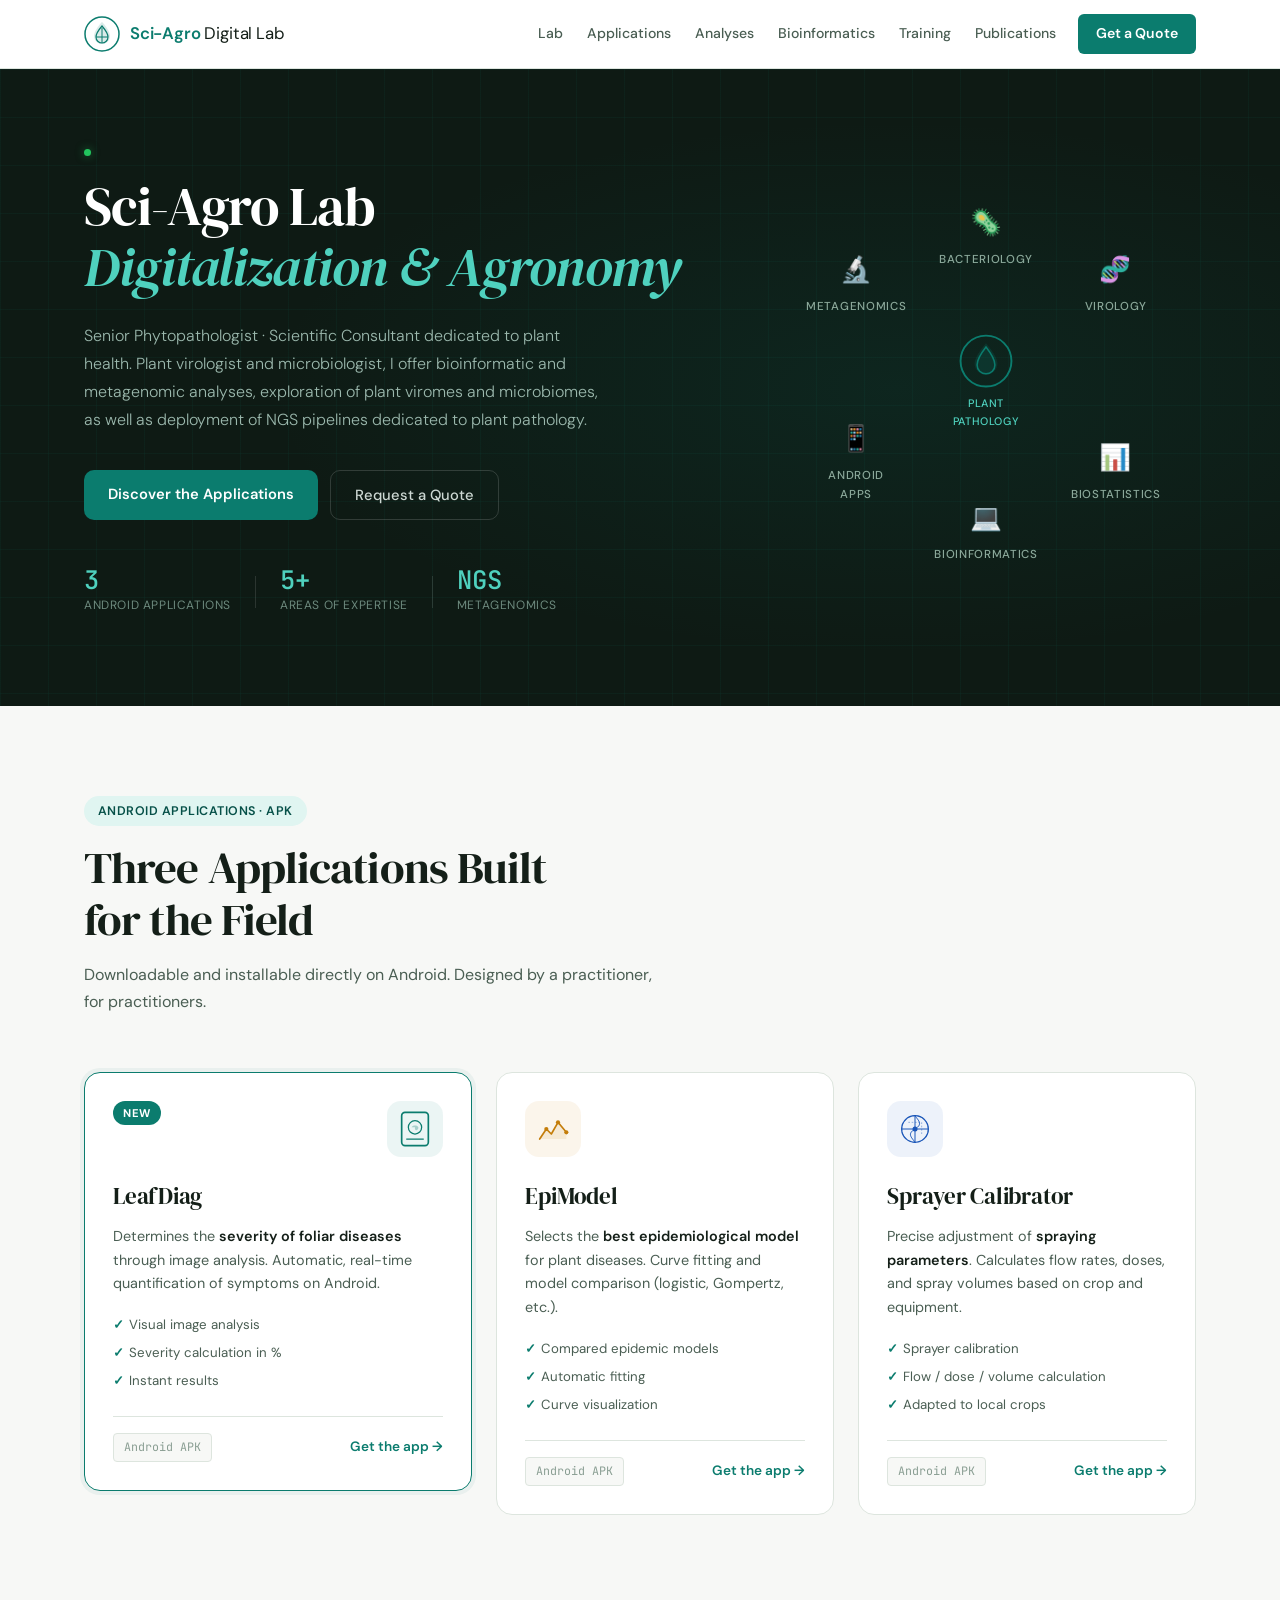
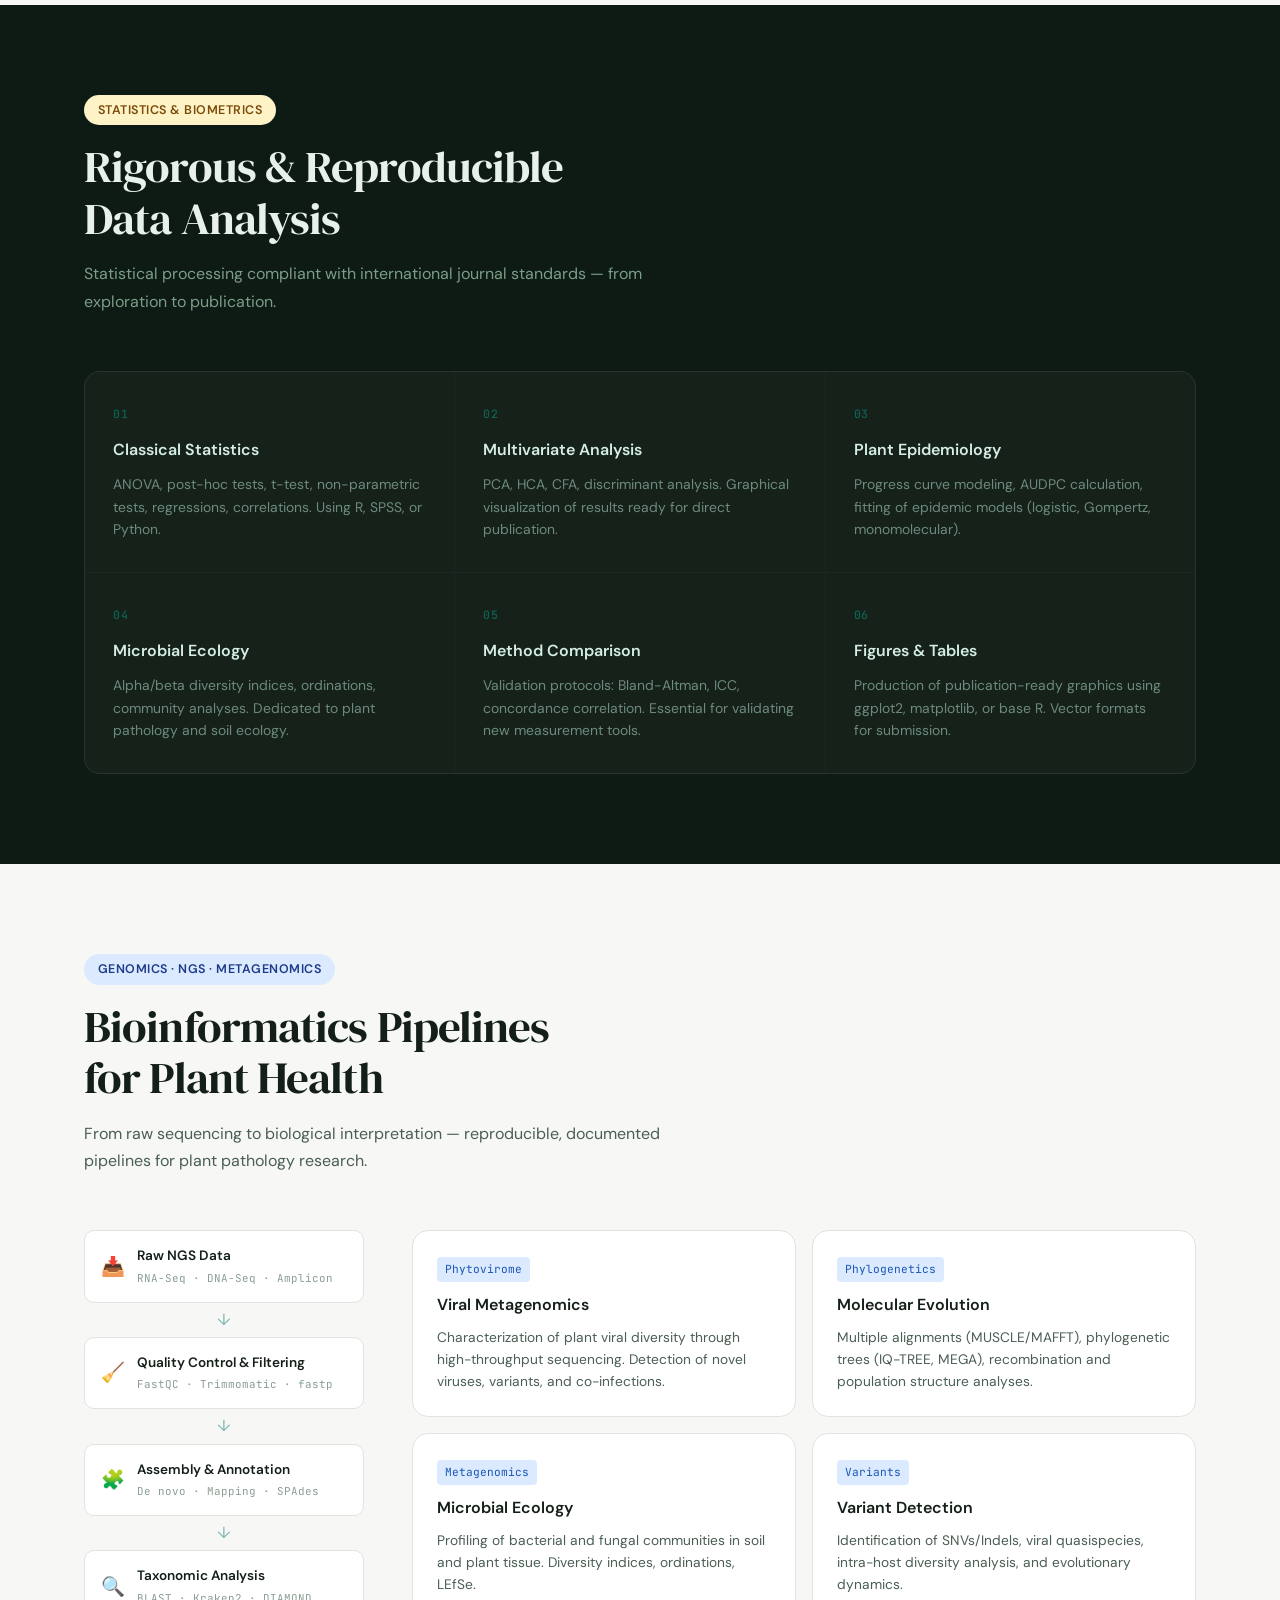
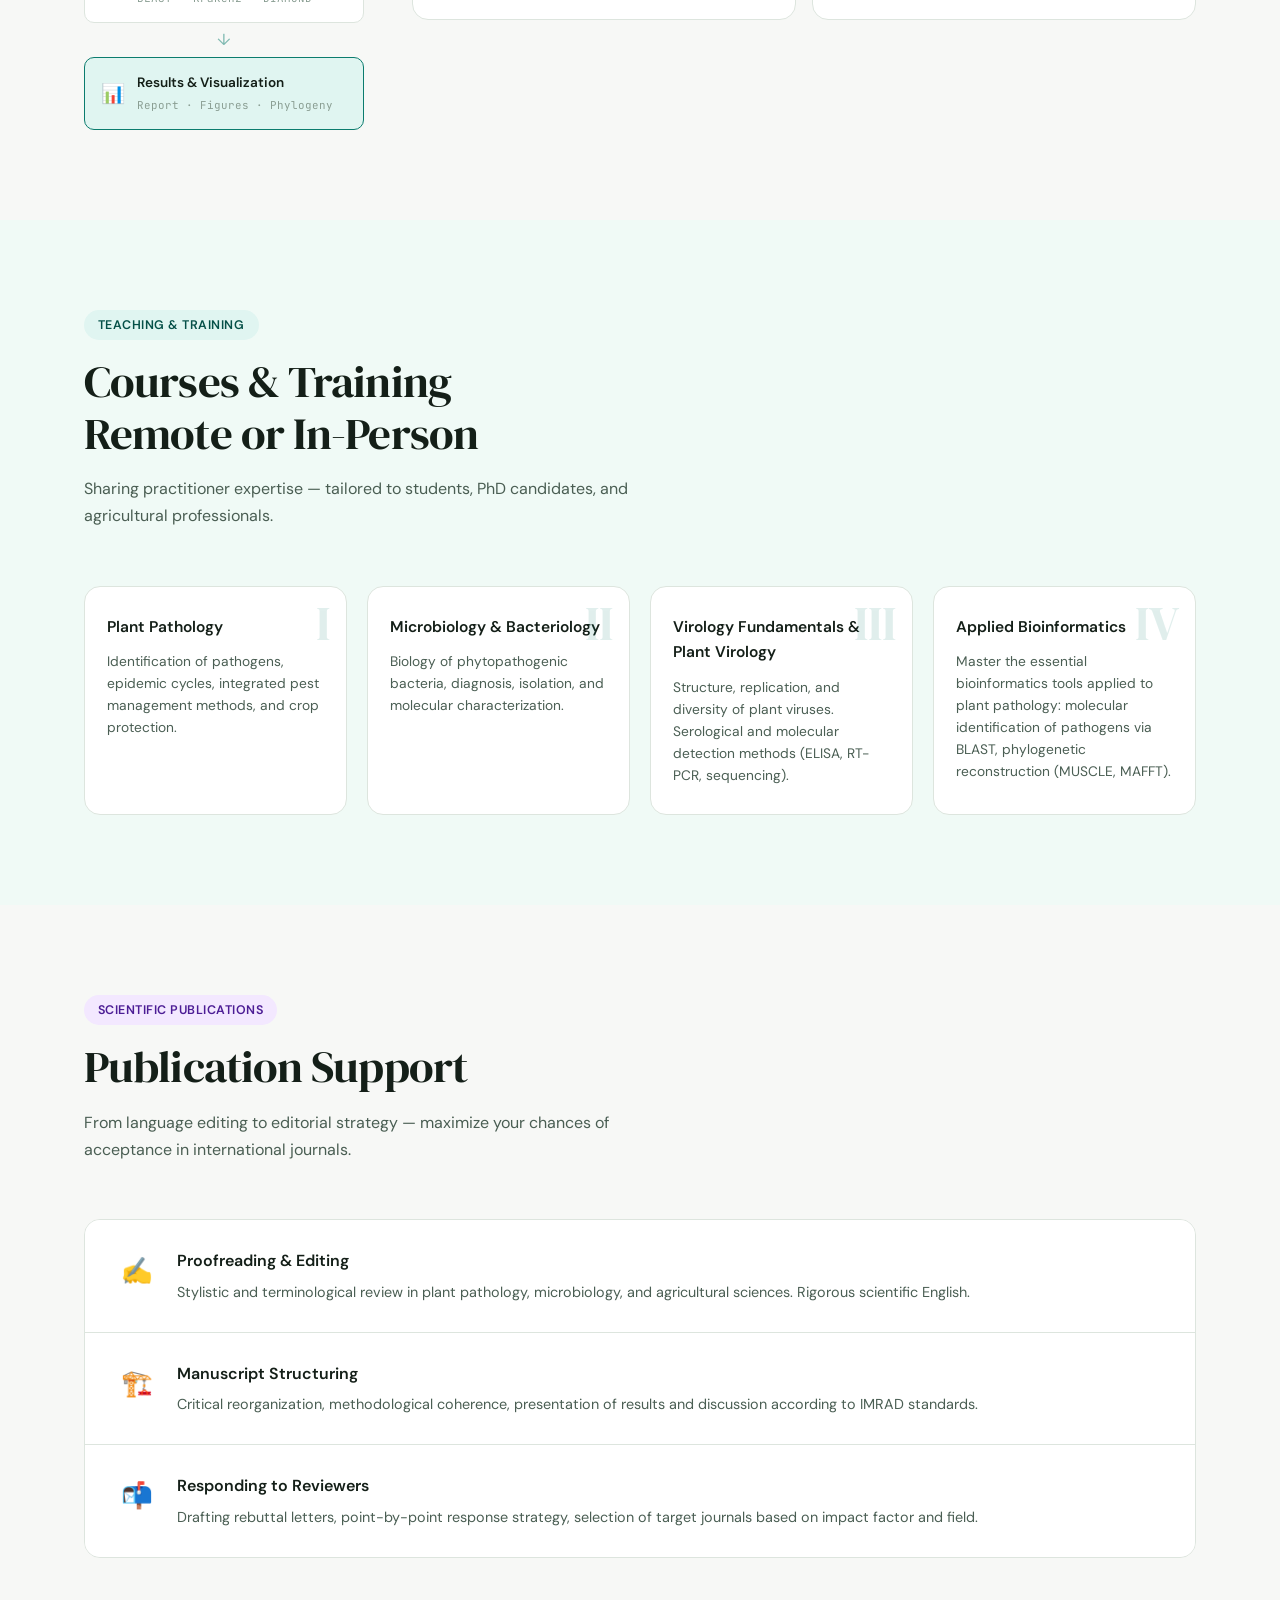
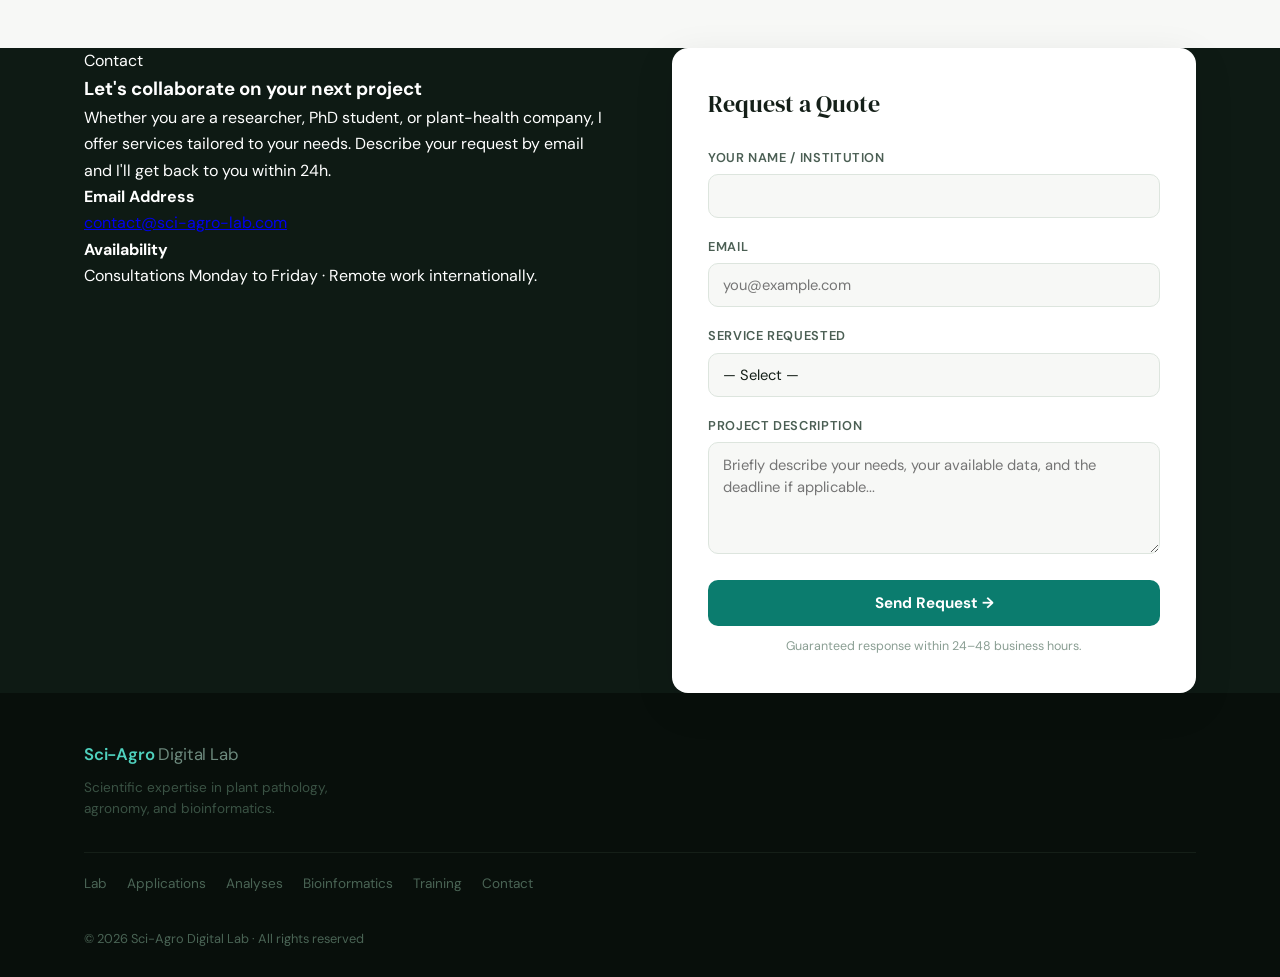
<file: index.html>
<!DOCTYPE html>
<html lang="en">
<head>
    <meta charset="UTF-8">
    <meta name="viewport" content="width=device-width, initial-scale=1.0">
    <title>Sci-Agro Digital Lab | Plant Pathology · Metagenomic Analysis · Applications</title>
    <link rel="preconnect" href="https://fonts.googleapis.com">
    <link rel="preconnect" href="https://fonts.gstatic.com" crossorigin>
    <link href="https://fonts.googleapis.com/css2?family=DM+Serif+Display:ital@0;1&family=DM+Sans:wght@300;400;500;600&family=JetBrains+Mono:wght@400;500&display=swap" rel="stylesheet">
    <link rel="stylesheet" href="style.css">
</head>
<body>

    <!-- Header / Navigation -->
    <header id="top">
        <div class="container nav-inner">
            <a href="#top" class="logo">
                <svg class="logo-icon" viewBox="0 0 36 36" fill="none" xmlns="http://www.w3.org/2000/svg">
                    <circle cx="18" cy="18" r="17" stroke="currentColor" stroke-width="1.5"/>
                    <path d="M18 6 C18 6, 10 14, 10 20 C10 24.4 13.6 28 18 28 C22.4 28 26 24.4 26 20 C26 14 18 6 18 6Z" fill="currentColor" opacity="0.15"/>
                    <path d="M18 10 C18 10, 12 17, 12 21 C12 24.3 14.7 27 18 27 C21.3 27 24 24.3 24 21 C24 17 18 10 18 10Z" stroke="currentColor" stroke-width="1.2" fill="none"/>
                    <line x1="18" y1="12" x2="18" y2="27" stroke="currentColor" stroke-width="1"/>
                    <line x1="12" y1="21" x2="24" y2="21" stroke="currentColor" stroke-width="1"/>
                </svg>
                <span class="logo-text"><strong>Sci-Agro</strong> Digital Lab</span>
            </a>
            <nav class="main-nav">
                <a href="#about">Lab</a>
                <a href="#apps">Applications</a>
                <a href="#analyses">Analyses</a>
                <a href="#bioinfo">Bioinformatics</a>
                <a href="#formation">Training</a>
                <a href="#services">Publications</a>
                <a href="#contact" class="btn-nav">Get a Quote</a>
            </nav>
            <button class="burger" aria-label="Menu" onclick="document.querySelector('.main-nav').classList.toggle('open')">
                <span></span><span></span><span></span>
            </button>
        </div>
    </header>

    <!-- Hero Section -->
    <section class="hero" id="about">
        <div class="hero-bg-grid"></div>
        <div class="container hero-inner">
            <div class="hero-left">
                <div class="hero-eyebrow">
                    <span class="dot dot-green"></span>
                    <span> </span>
                </div>
                <h1>
                    Sci-Agro Lab<br>
                    <em>Digitalization & Agronomy</em>
                </h1>
                <p class="hero-lead">
                    Senior Phytopathologist · Scientific Consultant dedicated to plant health.
                    Plant virologist and microbiologist, I offer bioinformatic and metagenomic analyses, exploration of plant viromes and microbiomes, as well as deployment of NGS pipelines dedicated to plant pathology.
                </p>
                <div class="hero-cta">
                    <a href="#apps" class="btn-primary">Discover the Applications</a>
                    <a href="#contact" class="btn-ghost">Request a Quote</a>
                </div>
                <div class="hero-stats">
                    <div class="stat">
                        <span class="stat-num">3</span>
                        <span class="stat-label">Android Applications</span>
                    </div>
                    <div class="stat-sep"></div>
                    <div class="stat">
                        <span class="stat-num">5+</span>
                        <span class="stat-label">Areas of Expertise</span>
                    </div>
                    <div class="stat-sep"></div>
                    <div class="stat">
                        <span class="stat-num">NGS</span>
                        <span class="stat-label">Metagenomics</span>
                    </div>
                </div>
            </div>
            <div class="hero-right">
                <div class="expertise-map">
                    <div class="exp-node exp-center">
                        <svg viewBox="0 0 44 44" fill="none">
                            <circle cx="22" cy="22" r="20" stroke="var(--teal)" stroke-width="1.5"/>
                            <path d="M22 8 C22 8,13 18,13 24 C13 28.9 17.1 33 22 33 C26.9 33 31 28.9 31 24 C31 18 22 8 22 8Z" fill="var(--teal)" opacity="0.2"/>
                            <path d="M22 11 C22 11,15 20,15 25 C15 28.9 18.1 32 22 32 C25.9 32 29 28.9 29 25 C29 20 22 11 22 11Z" stroke="var(--teal)" stroke-width="1.2" fill="none"/>
                        </svg>
                        <span>Plant Pathology</span>
                    </div>
                    <div class="exp-node" style="--dx:0;--dy:-1">
                        <span class="exp-icon">🦠</span>
                        <span>Bacteriology</span>
                    </div>
                    <div class="exp-node" style="--dx:1;--dy:-0.4">
                        <span class="exp-icon">🧬</span>
                        <span>Virology</span>
                    </div>
                    <div class="exp-node" style="--dx:1;--dy:0.6">
                        <span class="exp-icon">📊</span>
                        <span>Biostatistics</span>
                    </div>
                    <div class="exp-node" style="--dx:0;--dy:1">
                        <span class="exp-icon">💻</span>
                        <span>Bioinformatics</span>
                    </div>
                    <div class="exp-node" style="--dx:-1;--dy:0.6">
                        <span class="exp-icon">📱</span>
                        <span>Android Apps</span>
                    </div>
                    <div class="exp-node" style="--dx:-1;--dy:-0.4">
                        <span class="exp-icon">🔬</span>
                        <span>Metagenomics</span>
                    </div>
                </div>
            </div>
        </div>
    </section>

    <!-- Applications Section -->
    <section id="apps" class="section-pad">
        <div class="container">
            <div class="section-label">
                <span class="pill pill-teal">Android Applications · APK</span>
            </div>
            <h2 class="section-title">Three Applications Built<br>for the Field</h2>
            <p class="section-sub">Downloadable and installable directly on Android. Designed by a practitioner, for practitioners.</p>

            <div class="apps-grid">
                <!-- LeafDiag -->
                <div class="app-card app-featured">
                    <div class="app-card-top">
                        <div class="app-badge">New</div>
                        <div class="app-icon-wrap teal-bg">
                            <svg viewBox="0 0 48 48" fill="none" width="40" height="40">
                                <rect x="8" y="4" width="32" height="40" rx="4" stroke="var(--teal)" stroke-width="2"/>
                                <circle cx="24" cy="22" r="8" stroke="var(--teal)" stroke-width="1.5"/>
                                <path d="M20 22 C21 19, 27 19, 28 22 C29 25, 23 28, 24 22" fill="var(--teal)" opacity="0.3"/>
                                <line x1="14" y1="36" x2="34" y2="36" stroke="var(--teal)" stroke-width="1.5" stroke-linecap="round"/>
                            </svg>
                        </div>
                    </div>
                    <h3>LeafDiag</h3>
                    <p>Determines the <strong>severity of foliar diseases</strong> through image analysis. Automatic, real-time quantification of symptoms on Android.</p>
                    <ul class="app-features">
                        <li>Visual image analysis</li>
                        <li>Severity calculation in %</li>
                        <li>Instant results</li>
                    </ul>
                    <div class="app-footer">
                        <span class="tech-tag">Android APK</span>
                        <a href="#contact" class="btn-app">Get the app →</a>
                    </div>
                </div>

                <!-- EpiModel -->
                <div class="app-card">
                    <div class="app-card-top">
                        <div class="app-icon-wrap amber-bg">
                            <svg viewBox="0 0 48 48" fill="none" width="40" height="40">
                                <path d="M8 36 L16 24 L22 30 L30 16 L40 28" stroke="var(--amber)" stroke-width="2" stroke-linecap="round" stroke-linejoin="round" fill="none"/>
                                <circle cx="16" cy="24" r="2.5" fill="var(--amber)"/>
                                <circle cx="30" cy="16" r="2.5" fill="var(--amber)"/>
                                <circle cx="40" cy="28" r="2.5" fill="var(--amber)"/>
                                <path d="M8 36 L16 24 L22 30 L30 16 L40 28 L40 36 L8 36Z" fill="var(--amber)" opacity="0.1"/>
                            </svg>
                        </div>
                    </div>
                    <h3>EpiModel</h3>
                    <p>Selects the <strong>best epidemiological model</strong> for plant diseases. Curve fitting and model comparison (logistic, Gompertz, etc.).</p>
                    <ul class="app-features">
                        <li>Compared epidemic models</li>
                        <li>Automatic fitting</li>
                        <li>Curve visualization</li>
                    </ul>
                    <div class="app-footer">
                        <span class="tech-tag">Android APK</span>
                        <a href="#contact" class="btn-app">Get the app →</a>
                    </div>
                </div>

                <!-- Sprayer Calibrator -->
                <div class="app-card">
                    <div class="app-card-top">
                        <div class="app-icon-wrap blue-bg">
                            <svg viewBox="0 0 48 48" fill="none" width="40" height="40">
                                <circle cx="24" cy="24" r="16" stroke="var(--blue)" stroke-width="1.5"/>
                                <circle cx="24" cy="24" r="16" stroke="var(--blue)" stroke-width="1.5" stroke-dasharray="4 2" opacity="0.4"/>
                                <line x1="24" y1="8" x2="24" y2="40" stroke="var(--blue)" stroke-width="1.2"/>
                                <line x1="8" y1="24" x2="40" y2="24" stroke="var(--blue)" stroke-width="1.2"/>
                                <path d="M24 8 C28 14, 34 18, 24 24 C14 30, 20 34, 24 40" stroke="var(--blue)" stroke-width="1.2" fill="none"/>
                                <circle cx="24" cy="24" r="3" fill="var(--blue)"/>
                                <path d="M16 16 L32 16 L32 32" stroke="var(--blue)" stroke-width="1" stroke-dasharray="2 2" opacity="0.5"/>
                            </svg>
                        </div>
                    </div>
                    <h3>Sprayer Calibrator</h3>
                    <p>Precise adjustment of <strong>spraying parameters</strong>. Calculates flow rates, doses, and spray volumes based on crop and equipment.</p>
                    <ul class="app-features">
                        <li>Sprayer calibration</li>
                        <li>Flow / dose / volume calculation</li>
                        <li>Adapted to local crops</li>
                    </ul>
                    <div class="app-footer">
                        <span class="tech-tag">Android APK</span>
                        <a href="#contact" class="btn-app">Get the app →</a>
                    </div>
                </div>
            </div>
        </div>
    </section>

    <!-- Analyses Section -->
    <section id="analyses" class="section-pad bg-dark-section">
        <div class="container">
            <div class="section-label">
                <span class="pill pill-amber">Statistics & Biometrics</span>
            </div>
            <h2 class="section-title light">Rigorous & Reproducible<br>Data Analysis</h2>
            <p class="section-sub light">Statistical processing compliant with international journal standards — from exploration to publication.</p>

            <div class="analyses-grid">
                <div class="analysis-block">
                    <div class="analysis-num">01</div>
                    <h4>Classical Statistics</h4>
                    <p>ANOVA, post-hoc tests, t-test, non-parametric tests, regressions, correlations. Using R, SPSS, or Python.</p>
                </div>
                <div class="analysis-block">
                    <div class="analysis-num">02</div>
                    <h4>Multivariate Analysis</h4>
                    <p>PCA, HCA, CFA, discriminant analysis. Graphical visualization of results ready for direct publication.</p>
                </div>
                <div class="analysis-block">
                    <div class="analysis-num">03</div>
                    <h4>Plant Epidemiology</h4>
                    <p>Progress curve modeling, AUDPC calculation, fitting of epidemic models (logistic, Gompertz, monomolecular).</p>
                </div>
                <div class="analysis-block">
                    <div class="analysis-num">04</div>
                    <h4>Microbial Ecology</h4>
                    <p>Alpha/beta diversity indices, ordinations, community analyses. Dedicated to plant pathology and soil ecology.</p>
                </div>
                <div class="analysis-block">
                    <div class="analysis-num">05</div>
                    <h4>Method Comparison</h4>
                    <p>Validation protocols: Bland-Altman, ICC, concordance correlation. Essential for validating new measurement tools.</p>
                </div>
                <div class="analysis-block">
                    <div class="analysis-num">06</div>
                    <h4>Figures & Tables</h4>
                    <p>Production of publication-ready graphics using ggplot2, matplotlib, or base R. Vector formats for submission.</p>
                </div>
            </div>
        </div>
    </section>

    <!-- Bioinformatics Section -->
    <section id="bioinfo" class="section-pad">
        <div class="container">
            <div class="section-label">
                <span class="pill pill-blue">Genomics · NGS · Metagenomics</span>
            </div>
            <h2 class="section-title">Bioinformatics Pipelines<br>for Plant Health</h2>
            <p class="section-sub">From raw sequencing to biological interpretation — reproducible, documented pipelines for plant pathology research.</p>

            <div class="bioinfo-layout">
                <div class="pipeline-flow">
                    <div class="pipe-step">
                        <div class="pipe-icon">📥</div>
                        <div class="pipe-text">
                            <strong>Raw NGS Data</strong>
                            <span>RNA-Seq · DNA-Seq · Amplicon</span>
                        </div>
                    </div>
                    <div class="pipe-arrow">↓</div>
                    <div class="pipe-step">
                        <div class="pipe-icon">🧹</div>
                        <div class="pipe-text">
                            <strong>Quality Control & Filtering</strong>
                            <span>FastQC · Trimmomatic · fastp</span>
                        </div>
                    </div>
                    <div class="pipe-arrow">↓</div>
                    <div class="pipe-step">
                        <div class="pipe-icon">🧩</div>
                        <div class="pipe-text">
                            <strong>Assembly & Annotation</strong>
                            <span>De novo · Mapping · SPAdes</span>
                        </div>
                    </div>
                    <div class="pipe-arrow">↓</div>
                    <div class="pipe-step">
                        <div class="pipe-icon">🔍</div>
                        <div class="pipe-text">
                            <strong>Taxonomic Analysis</strong>
                            <span>BLAST · Kraken2 · DIAMOND</span>
                        </div>
                    </div>
                    <div class="pipe-arrow">↓</div>
                    <div class="pipe-step pipe-final">
                        <div class="pipe-icon">📊</div>
                        <div class="pipe-text">
                            <strong>Results & Visualization</strong>
                            <span>Report · Figures · Phylogeny</span>
                        </div>
                    </div>
                </div>

                <div class="bioinfo-cards">
                    <div class="bio-card">
                        <span class="bio-tag">Phytovirome</span>
                        <h4>Viral Metagenomics</h4>
                        <p>Characterization of plant viral diversity through high-throughput sequencing. Detection of novel viruses, variants, and co-infections.</p>
                    </div>
                    <div class="bio-card">
                        <span class="bio-tag">Phylogenetics</span>
                        <h4>Molecular Evolution</h4>
                        <p>Multiple alignments (MUSCLE/MAFFT), phylogenetic trees (IQ-TREE, MEGA), recombination and population structure analyses.</p>
                    </div>
                    <div class="bio-card">
                        <span class="bio-tag">Metagenomics</span>
                        <h4>Microbial Ecology</h4>
                        <p>Profiling of bacterial and fungal communities in soil and plant tissue. Diversity indices, ordinations, LEfSe.</p>
                    </div>
                    <div class="bio-card">
                        <span class="bio-tag">Variants</span>
                        <h4>Variant Detection</h4>
                        <p>Identification of SNVs/Indels, viral quasispecies, intra-host diversity analysis, and evolutionary dynamics.</p>
                    </div>
                </div>
            </div>
        </div>
    </section>

    <!-- Training Section -->
    <section id="formation" class="section-pad bg-light-green">
        <div class="container">
            <div class="section-label">
                <span class="pill pill-teal">Teaching & Training</span>
            </div>
            <h2 class="section-title">Courses & Training<br>Remote or In-Person</h2>
            <p class="section-sub">Sharing practitioner expertise — tailored to students, PhD candidates, and agricultural professionals.</p>

            <div class="formation-grid">
                <div class="formation-card">
                    <span class="f-num">I</span>
                    <h4>Plant Pathology</h4>
                    <p>Identification of pathogens, epidemic cycles, integrated pest management methods, and crop protection.</p>
                </div>
                <div class="formation-card">
                    <span class="f-num">II</span>
                    <h4>Microbiology & Bacteriology</h4>
                    <p>Biology of phytopathogenic bacteria, diagnosis, isolation, and molecular characterization.</p>
                </div>
                <div class="formation-card">
                    <span class="f-num">III</span>
                    <h4>Virology Fundamentals & Plant Virology</h4>
                    <p>Structure, replication, and diversity of plant viruses. Serological and molecular detection methods (ELISA, RT-PCR, sequencing).</p>
                </div>
                <div class="formation-card">
                    <span class="f-num">IV</span>
                    <h4>Applied Bioinformatics</h4>
                    <p>Master the essential bioinformatics tools applied to plant pathology: molecular identification of pathogens via BLAST, phylogenetic reconstruction (MUSCLE, MAFFT).</p>
                </div>
            </div>
        </div>
    </section>

    <!-- Scientific Support Section -->
    <section id="services" class="section-pad">
        <div class="container">
            <div class="section-label">
                <span class="pill pill-purple">Scientific Publications</span>
            </div>
            <h2 class="section-title">Publication Support</h2>
            <p class="section-sub">From language editing to editorial strategy — maximize your chances of acceptance in international journals.</p>

            <div class="services-row">
                <div class="service-item">
                    <div class="service-icon">✍️</div>
                    <div>
                        <h4>Proofreading & Editing</h4>
                        <p>Stylistic and terminological review in plant pathology, microbiology, and agricultural sciences. Rigorous scientific English.</p>
                    </div>
                </div>
                <div class="service-item">
                    <div class="service-icon">🏗️</div>
                    <div>
                        <h4>Manuscript Structuring</h4>
                        <p>Critical reorganization, methodological coherence, presentation of results and discussion according to IMRAD standards.</p>
                    </div>
                </div>
                <div class="service-item">
                    <div class="service-icon">📬</div>
                    <div>
                        <h4>Responding to Reviewers</h4>
                        <p>Drafting rebuttal letters, point-by-point response strategy, selection of target journals based on impact factor and field.</p>
                    </div>
                </div>
            </div>
        </div>
    </section>

    <!-- Contact Section -->
    <section id="contact" class="contact-section">
        <div class="container">
            <div class="contact-grid">
                <div class="contact-info">
                    <span class="badge badge-teal">Contact</span>
                    <h3>Let's collaborate on your next project</h3>
                    <p class="lead">Whether you are a researcher, PhD student, or plant-health company, I offer services tailored to your needs. Describe your request by email and I'll get back to you within 24h.</p>
                    
                    <div class="contact-details">
                        <div class="detail-item">
                            <strong>Email Address</strong>
                            <p><a href="mailto:contact@sci-agro-lab.com">contact@sci-agro-lab.com</a></p>
                        </div>
                        <div class="detail-item">
                            <strong>Availability</strong>
                            <p>Consultations Monday to Friday · Remote work internationally.</p>
                        </div>
                    </div>
                </div>

                <!-- Card containing the form or the success message -->
                <div class="contact-card" id="contact-card-container">
                    
                    <!-- FORM -->
                    <form id="my-form" action="https://formspree.io/f/mrevgbpj" method="POST">
                        <h4>Request a Quote</h4>
                        
                        <div class="form-group">
                            <label>Your name / institution</label>
                            <input type="text" name="nom_institution" placeholder=" " required>
                        </div>
                        
                        <div class="form-group">
                            <label>Email</label>
                            <input type="email" name="email" placeholder="you@example.com" required>
                        </div>
                        
                        <div class="form-group">
                            <label>Service requested</label>
                            <select name="service" required>
                                <option value="">— Select —</option>
                                <option value="LeafDiag (APK)">LeafDiag (Android APK)</option>
                                <option value="EpiModel (APK)">EpiModel (Android APK)</option>
                                <option value="Sprayer Calibrator (APK)">Sprayer Calibrator (Android APK)</option>
                                <option value="Analyse statistique">Statistical analysis (R)</option>
                                <option value="Pipeline bioinformatique">Bioinformatics pipeline</option>
                                <option value="Formation / Cours">Training / Courses</option>
                                <option value="Relecture manuscrit">Manuscript proofreading</option>
                                <option value="Autre / Sur-mesure">Other / Custom</option>
                            </select>
                        </div>
                        
                        <div class="form-group">
                            <label>Project description</label>
                            <textarea name="message" rows="4" placeholder="Briefly describe your needs, your available data, and the deadline if applicable..." required></textarea>
                        </div>
                        
                        <button type="submit" id="submit-btn" class="btn-submit">Send Request →</button>
                        
                        <p class="form-note">Guaranteed response within 24–48 business hours.</p>
                    </form>

                    <!-- SUCCESS MESSAGE (hidden by default) -->
                    <div id="success-message" style="display: none; text-align: center; padding: 40px 20px;">
                        <div style="font-size: 3.5rem; margin-bottom: 20px;">✉️</div>
                        <h4 style="margin-bottom: 15px; color: var(--teal);">Thank you for your message!</h4>
                        <p style="color: var(--text-2); line-height: 1.6; margin-bottom: 25px;">
                            Your quote request has been successfully sent to the lab,<br>
                            and I will get back to you with a detailed proposal within 24 to 48 business hours.
                        </p>
                        <span class="badge badge-teal" style="display: inline-block;">Sci-Agro Digital Lab</span>
                    </div>

                    <!-- ERROR MESSAGE (hidden by default, in case of a network issue) -->
                    <div id="error-message" style="display: none; text-align: center; padding: 20px; color: #dc3545;">
                        ⚠️ An error occurred while sending. Please check your connection or email me directly.
                    </div>

                </div>
            </div>
        </div>
    </section>

    <!-- JAVASCRIPT (leave just before the section close or at the bottom of the page) -->
    <script>
        const form = document.getElementById("my-form");
        const formContainer = document.getElementById("my-form");
        const successMessage = document.getElementById("success-message");
        const errorMessage = document.getElementById("error-message");
        const submitBtn = document.getElementById("submit-btn");

        async function handleSubmit(event) {
            event.preventDefault(); // Prevent redirect to the external Formspree site
            
            // Change button state while sending
            submitBtn.disabled = true;
            submitBtn.innerText = "Sending...";

            const data = new FormData(event.target);
            
            // Asynchronous data submission
            fetch(event.target.action, {
                method: form.method,
                body: data,
                headers: {
                    'Accept': 'application/json'
                }
            }).then(response => {
                if (response.ok) {
                    // On success: hide the form and show the success message
                    formContainer.style.display = "none";
                    successMessage.style.display = "block";
                    errorMessage.style.display = "none";
                } else {
                    response.json().then(data => {
                        if (Object.hasOwn(data, 'errors')) {
                            errorMessage.innerText = data["errors"].map(error => error["message"]).join(", ");
                        } else {
                            errorMessage.innerText = "An error occurred while sending. Please reach out by email instead.";
                        }
                        errorMessage.style.display = "block";
                        submitBtn.disabled = false;
                        submitBtn.innerText = "Send Request →";
                    });
                }
            }).catch(error => {
                errorMessage.style.display = "block";
                submitBtn.disabled = false;
                submitBtn.innerText = "Send Request →";
            });
        }
        
        form.addEventListener("submit", handleSubmit);
    </script>
    <!-- Footer -->
    <footer>
        <div class="container footer-inner">
            <div class="footer-brand">
                <span class="logo-text"><strong>Sci-Agro</strong> Digital Lab</span>
                <p>Scientific expertise in plant pathology,<br>agronomy, and bioinformatics.</p>
            </div>
            <div class="footer-links">
                <a href="#about">Lab</a>
                <a href="#apps">Applications</a>
                <a href="#analyses">Analyses</a>
                <a href="#bioinfo">Bioinformatics</a>
                <a href="#formation">Training</a>
                <a href="#contact">Contact</a>
            </div>
            <div class="footer-bottom">
                <p>&copy; 2026 Sci-Agro Digital Lab · All rights reserved</p>
            </div>
        </div>
    </footer>

</body>
</html>
</file>
<file: style.css>
/* ============================================
   Sci-Agro Digital Lab — Style Redesign 2026
   Aesthetic: Scientific Editorial · Prestige
   Fonts: DM Serif Display + DM Sans + JetBrains Mono
   ============================================ */

:root {
    --teal:    #0b7c6e;
    --teal-lt: #e0f5f1;
    --teal-dk: #065048;
    --amber:   #c47d0a;
    --amber-lt:#fef3c7;
    --blue:    #1a56b8;
    --blue-lt: #dbeafe;
    --purple:  #6d28d9;
    --purple-lt:#f3e8ff;

    --bg:      #f7f8f6;
    --bg-white:#ffffff;
    --bg-dark: #0e1a14;
    --bg-dark2:#162219;

    --text:    #141f18;
    --text-2:  #4a5e53;
    --text-3:  #8a9e93;
    --border:  #dde5de;

    --radius:  10px;
    --radius-lg: 16px;

    --shadow-sm: 0 1px 4px rgba(0,0,0,0.06);
    --shadow-md: 0 4px 20px rgba(0,0,0,0.08);
    --shadow-lg: 0 12px 40px rgba(0,0,0,0.10);
}

*, *::before, *::after { box-sizing: border-box; margin: 0; padding: 0; }

html { scroll-behavior: smooth; }

body {
    font-family: 'DM Sans', -apple-system, BlinkMacSystemFont, sans-serif;
    background: var(--bg);
    color: var(--text);
    line-height: 1.65;
    font-size: 16px;
    -webkit-font-smoothing: antialiased;
}

.container {
    width: 100%;
    max-width: 1160px;
    margin: 0 auto;
    padding: 0 24px;
}

/* ---- HEADER ---- */
header {
    background: rgba(255,255,255,0.95);
    backdrop-filter: blur(12px);
    -webkit-backdrop-filter: blur(12px);
    border-bottom: 1px solid var(--border);
    position: sticky;
    top: 0;
    z-index: 200;
}

.nav-inner {
    display: flex;
    align-items: center;
    justify-content: space-between;
    height: 68px;
}

.logo {
    display: flex;
    align-items: center;
    gap: 10px;
    text-decoration: none;
    color: var(--text);
}

.logo-icon {
    width: 36px;
    height: 36px;
    color: var(--teal);
    flex-shrink: 0;
}

.logo-text {
    font-family: 'DM Sans', sans-serif;
    font-size: 1.05rem;
    font-weight: 400;
    letter-spacing: -0.01em;
}

.logo-text strong {
    font-weight: 600;
    color: var(--teal);
}

.main-nav {
    display: flex;
    align-items: center;
    gap: 4px;
}

.main-nav a {
    text-decoration: none;
    color: var(--text-2);
    font-size: 0.88rem;
    font-weight: 500;
    padding: 6px 10px;
    border-radius: 6px;
    transition: color 0.2s, background 0.2s;
}

.main-nav a:hover { color: var(--teal); background: var(--teal-lt); }

.btn-nav {
    background: var(--teal) !important;
    color: #fff !important;
    padding: 8px 18px !important;
    border-radius: 6px !important;
    font-weight: 600 !important;
    margin-left: 8px;
    transition: background 0.2s, transform 0.15s !important;
}

.btn-nav:hover { background: var(--teal-dk) !important; transform: translateY(-1px); }

.burger {
    display: none;
    flex-direction: column;
    gap: 5px;
    background: none;
    border: none;
    cursor: pointer;
    padding: 4px;
}

.burger span {
    display: block;
    width: 22px;
    height: 2px;
    background: var(--text);
    border-radius: 2px;
    transition: 0.3s;
}

/* ---- HERO ---- */
.hero {
    background: var(--bg-dark);
    color: #fff;
    padding: 80px 0 90px;
    position: relative;
    overflow: hidden;
}

.hero-bg-grid {
    position: absolute;
    inset: 0;
    background-image:
        linear-gradient(rgba(11,124,110,0.08) 1px, transparent 1px),
        linear-gradient(90deg, rgba(11,124,110,0.08) 1px, transparent 1px);
    background-size: 48px 48px;
    pointer-events: none;
}

.hero-bg-grid::after {
    content: '';
    position: absolute;
    inset: 0;
    background: radial-gradient(ellipse 70% 60% at 70% 50%, rgba(11,124,110,0.12) 0%, transparent 70%);
}

.hero-inner {
    display: grid;
    grid-template-columns: 1fr 420px;
    gap: 60px;
    align-items: center;
    position: relative;
    z-index: 1;
}

.hero-eyebrow {
    display: flex;
    align-items: center;
    gap: 8px;
    font-size: 0.82rem;
    color: #8ba89a;
    text-transform: uppercase;
    letter-spacing: 0.08em;
    font-weight: 500;
    margin-bottom: 20px;
}

.dot {
    width: 7px;
    height: 7px;
    border-radius: 50%;
    flex-shrink: 0;
}

.dot-green { background: #22c55e; box-shadow: 0 0 8px rgba(34,197,94,0.5); }

.hero h1 {
    font-family: 'DM Serif Display', Georgia, serif;
    font-size: clamp(2.4rem, 4.5vw, 3.4rem);
    line-height: 1.12;
    font-weight: 400;
    margin-bottom: 24px;
    letter-spacing: -0.02em;
}

.hero h1 em {
    font-style: italic;
    color: #4fd1be;
}

.hero-lead {
    color: #9bb8ad;
    font-size: 1rem;
    line-height: 1.75;
    max-width: 520px;
    margin-bottom: 36px;
    font-weight: 300;
}

.hero-cta {
    display: flex;
    gap: 12px;
    flex-wrap: wrap;
    margin-bottom: 48px;
}

.btn-primary {
    background: var(--teal);
    color: #fff;
    text-decoration: none;
    padding: 12px 24px;
    border-radius: var(--radius);
    font-weight: 600;
    font-size: 0.92rem;
    transition: background 0.2s, transform 0.15s;
    display: inline-block;
}

.btn-primary:hover { background: var(--teal-dk); transform: translateY(-2px); }

.btn-ghost {
    background: transparent;
    color: #cdd8d3;
    text-decoration: none;
    padding: 12px 24px;
    border-radius: var(--radius);
    font-weight: 500;
    font-size: 0.92rem;
    border: 1px solid rgba(255,255,255,0.15);
    transition: border-color 0.2s, color 0.2s;
    display: inline-block;
}

.btn-ghost:hover { border-color: rgba(255,255,255,0.4); color: #fff; }

.hero-stats {
    display: flex;
    align-items: center;
    gap: 24px;
}

.stat { display: flex; flex-direction: column; gap: 2px; }

.stat-num {
    font-family: 'JetBrains Mono', monospace;
    font-size: 1.6rem;
    font-weight: 500;
    color: #4fd1be;
    line-height: 1;
}

.stat-label {
    font-size: 0.75rem;
    color: #6d8a7e;
    text-transform: uppercase;
    letter-spacing: 0.05em;
}

.stat-sep {
    width: 1px;
    height: 32px;
    background: rgba(255,255,255,0.12);
}

/* Expertise Visual Map */
.hero-right { display: flex; justify-content: center; }

.expertise-map {
    position: relative;
    width: 380px;
    height: 380px;
}

.exp-node {
    position: absolute;
    display: flex;
    flex-direction: column;
    align-items: center;
    gap: 6px;
    font-size: 0.72rem;
    color: #8ba89a;
    font-weight: 500;
    text-transform: uppercase;
    letter-spacing: 0.06em;
    text-align: center;
    width: 90px;
    transition: color 0.2s;
}

.exp-node:hover { color: #4fd1be; }

.exp-center {
    top: 50%;
    left: 50%;
    transform: translate(-50%, -50%);
    color: #4fd1be;
    font-size: 0.68rem;
}

.exp-center svg { width: 56px; height: 56px; }

/* Position satellites dynamically */
.exp-node:nth-child(2)  { top: 10px;  left: 50%; transform: translateX(-50%); }
.exp-node:nth-child(3)  { top: 15%;   right: 4%; }
.exp-node:nth-child(4)  { bottom: 18%;right: 4%; }
.exp-node:nth-child(5)  { bottom: 8px;left: 50%; transform: translateX(-50%); }
.exp-node:nth-child(6)  { bottom: 18%;left: 4%;  }
.exp-node:nth-child(7)  { top: 15%;   left: 4%;  }

.exp-icon {
    font-size: 1.6rem;
    display: block;
    filter: grayscale(0.3);
}

/* ---- SECTION SHARED ---- */
.section-pad { padding: 90px 0; }

.section-label { margin-bottom: 16px; }

.section-title {
    font-family: 'DM Serif Display', Georgia, serif;
    font-size: clamp(1.9rem, 3.5vw, 2.8rem);
    font-weight: 400;
    line-height: 1.15;
    letter-spacing: -0.02em;
    margin-bottom: 16px;
}

.section-title.light { color: #e8f0eb; }

.section-sub {
    color: var(--text-2);
    font-size: 1rem;
    max-width: 580px;
    line-height: 1.7;
    margin-bottom: 56px;
}

.section-sub.light { color: #7a9e88; }

/* Pills / Badges */
.pill {
    display: inline-flex;
    align-items: center;
    padding: 5px 14px;
    border-radius: 50px;
    font-size: 0.78rem;
    font-weight: 600;
    letter-spacing: 0.04em;
    text-transform: uppercase;
}

.pill-teal   { background: var(--teal-lt);   color: var(--teal-dk); }
.pill-amber  { background: var(--amber-lt);  color: #7c4a0a; }
.pill-blue   { background: var(--blue-lt);   color: #1e3a8a; }
.pill-purple { background: var(--purple-lt); color: #4c1d95; }
.pill-white  { background: rgba(255,255,255,0.12); color: #d1fae5; }

/* ---- APPS ---- */
.apps-grid {
    display: grid;
    grid-template-columns: 1.15fr 1fr 1fr;
    gap: 24px;
    align-items: start;
}

.app-card {
    background: var(--bg-white);
    border: 1px solid var(--border);
    border-radius: var(--radius-lg);
    padding: 28px;
    transition: transform 0.25s, box-shadow 0.25s;
    display: flex;
    flex-direction: column;
    gap: 0;
}

.app-card:hover {
    transform: translateY(-4px);
    box-shadow: var(--shadow-lg);
}

.app-featured {
    border-color: var(--teal);
    border-width: 1.5px;
    box-shadow: 0 0 0 4px rgba(11,124,110,0.06);
}

.app-card-top {
    display: flex;
    align-items: flex-start;
    justify-content: space-between;
    margin-bottom: 20px;
}

.app-badge {
    background: var(--teal);
    color: #fff;
    font-size: 0.7rem;
    font-weight: 700;
    padding: 3px 10px;
    border-radius: 50px;
    text-transform: uppercase;
    letter-spacing: 0.05em;
}

.app-icon-wrap {
    width: 56px;
    height: 56px;
    border-radius: 14px;
    display: flex;
    align-items: center;
    justify-content: center;
}

.teal-bg  { background: rgba(11,124,110,0.08); }
.amber-bg { background: rgba(196,125,10,0.08); }
.blue-bg  { background: rgba(26,86,184,0.08);  }

.app-card h3 {
    font-family: 'DM Serif Display', Georgia, serif;
    font-size: 1.45rem;
    font-weight: 400;
    margin-bottom: 10px;
    letter-spacing: -0.01em;
}

.app-card p {
    color: var(--text-2);
    font-size: 0.9rem;
    line-height: 1.65;
    margin-bottom: 18px;
}

.app-card p strong { color: var(--text); font-weight: 600; }

.app-features {
    list-style: none;
    margin-bottom: 24px;
    display: flex;
    flex-direction: column;
    gap: 6px;
    flex: 1;
}

.app-features li {
    font-size: 0.83rem;
    color: var(--text-2);
    padding-left: 16px;
    position: relative;
}

.app-features li::before {
    content: '✓';
    position: absolute;
    left: 0;
    color: var(--teal);
    font-size: 0.8rem;
    font-weight: 700;
}

.app-footer {
    display: flex;
    align-items: center;
    justify-content: space-between;
    margin-top: auto;
    padding-top: 16px;
    border-top: 1px solid var(--border);
}

.tech-tag {
    font-family: 'JetBrains Mono', monospace;
    font-size: 0.73rem;
    background: var(--bg);
    color: var(--text-3);
    padding: 4px 10px;
    border-radius: 4px;
    border: 1px solid var(--border);
}

.btn-app {
    text-decoration: none;
    color: var(--teal);
    font-size: 0.85rem;
    font-weight: 600;
    transition: gap 0.2s;
}

.btn-app:hover { color: var(--teal-dk); }

/* ---- ANALYSES ---- */
.bg-dark-section {
    background: var(--bg-dark);
}

.analyses-grid {
    display: grid;
    grid-template-columns: repeat(3, 1fr);
    gap: 1px;
    background: rgba(255,255,255,0.06);
    border: 1px solid rgba(255,255,255,0.06);
    border-radius: var(--radius-lg);
    overflow: hidden;
}

.analysis-block {
    background: var(--bg-dark2);
    padding: 32px 28px;
    transition: background 0.2s;
}

.analysis-block:hover { background: #1a2e22; }

.analysis-num {
    font-family: 'JetBrains Mono', monospace;
    font-size: 0.72rem;
    color: var(--teal);
    opacity: 0.7;
    font-weight: 500;
    margin-bottom: 14px;
    letter-spacing: 0.05em;
}

.analysis-block h4 {
    color: #d4ede5;
    font-size: 1rem;
    font-weight: 600;
    margin-bottom: 10px;
}

.analysis-block p {
    color: #6d8a7e;
    font-size: 0.87rem;
    line-height: 1.6;
}

/* ---- BIOINFO ---- */
.bioinfo-layout {
    display: grid;
    grid-template-columns: 280px 1fr;
    gap: 48px;
    align-items: start;
}

.pipeline-flow {
    display: flex;
    flex-direction: column;
    align-items: stretch;
}

.pipe-step {
    background: var(--bg-white);
    border: 1px solid var(--border);
    border-radius: var(--radius);
    padding: 14px 16px;
    display: flex;
    align-items: center;
    gap: 12px;
    transition: border-color 0.2s, box-shadow 0.2s;
}

.pipe-step:hover {
    border-color: var(--teal);
    box-shadow: var(--shadow-sm);
}

.pipe-final {
    border-color: var(--teal);
    background: var(--teal-lt);
}

.pipe-icon { font-size: 1.2rem; flex-shrink: 0; }

.pipe-text {
    display: flex;
    flex-direction: column;
    gap: 2px;
}

.pipe-text strong {
    font-size: 0.85rem;
    font-weight: 600;
    color: var(--text);
}

.pipe-text span {
    font-family: 'JetBrains Mono', monospace;
    font-size: 0.68rem;
    color: var(--text-3);
}

.pipe-arrow {
    text-align: center;
    color: var(--teal);
    font-size: 1rem;
    padding: 4px 0;
    opacity: 0.5;
}

.bioinfo-cards {
    display: grid;
    grid-template-columns: 1fr 1fr;
    gap: 16px;
}

.bio-card {
    background: var(--bg-white);
    border: 1px solid var(--border);
    border-radius: var(--radius-lg);
    padding: 24px;
    transition: transform 0.2s, box-shadow 0.2s;
}

.bio-card:hover {
    transform: translateY(-3px);
    box-shadow: var(--shadow-md);
}

.bio-tag {
    font-family: 'JetBrains Mono', monospace;
    font-size: 0.7rem;
    color: var(--blue);
    background: var(--blue-lt);
    padding: 3px 8px;
    border-radius: 4px;
    display: inline-block;
    margin-bottom: 10px;
}

.bio-card h4 {
    font-size: 1rem;
    font-weight: 600;
    margin-bottom: 8px;
    color: var(--text);
}

.bio-card p {
    font-size: 0.86rem;
    color: var(--text-2);
    line-height: 1.6;
}

/* ---- FORMATION ---- */
.bg-light-green { background: #f0faf6; }

.formation-grid {
    display: grid;
    grid-template-columns: repeat(4, 1fr);
    gap: 20px;
}

.formation-card {
    background: var(--bg-white);
    border: 1px solid var(--border);
    border-radius: var(--radius-lg);
    padding: 28px 22px;
    position: relative;
    overflow: hidden;
    transition: box-shadow 0.2s;
}

.formation-card:hover { box-shadow: var(--shadow-md); }

.f-num {
    font-family: 'DM Serif Display', Georgia, serif;
    font-size: 3rem;
    font-weight: 400;
    color: var(--teal);
    opacity: 0.12;
    position: absolute;
    top: 12px;
    right: 16px;
    line-height: 1;
    pointer-events: none;
}

.formation-card h4 {
    font-size: 0.97rem;
    font-weight: 600;
    margin-bottom: 10px;
    color: var(--text);
}

.formation-card p {
    font-size: 0.86rem;
    color: var(--text-2);
    line-height: 1.6;
}

/* ---- SERVICES ---- */
.services-row {
    display: flex;
    flex-direction: column;
    gap: 0;
    border: 1px solid var(--border);
    border-radius: var(--radius-lg);
    overflow: hidden;
}

.service-item {
    display: flex;
    gap: 20px;
    padding: 28px 32px;
    border-bottom: 1px solid var(--border);
    background: var(--bg-white);
    transition: background 0.2s;
}

.service-item:last-child { border-bottom: none; }
.service-item:hover { background: #fafffe; }

.service-icon {
    font-size: 1.6rem;
    flex-shrink: 0;
    width: 40px;
    text-align: center;
    padding-top: 2px;
}

.service-item h4 {
    font-size: 1rem;
    font-weight: 600;
    margin-bottom: 6px;
}

.service-item p {
    font-size: 0.9rem;
    color: var(--text-2);
    line-height: 1.6;
}

/* ---- CONTACT ---- */
.contact-section {
    background: var(--bg-dark);
    color: #fff;
}

.contact-grid {
    display: grid;
    grid-template-columns: 1fr 1fr;
    gap: 64px;
    align-items: start;
}

.contact-left h2 {
    font-family: 'DM Serif Display', Georgia, serif;
    font-size: clamp(1.8rem, 3vw, 2.4rem);
    font-weight: 400;
    margin: 16px 0 18px;
    line-height: 1.2;
}

.contact-left p {
    color: #7a9e88;
    font-size: 0.95rem;
    line-height: 1.7;
    margin-bottom: 12px;
}

.contact-email {
    display: flex;
    align-items: center;
    gap: 10px;
    margin: 24px 0;
    padding: 14px 18px;
    background: rgba(255,255,255,0.05);
    border: 1px solid rgba(255,255,255,0.1);
    border-radius: var(--radius);
}

.contact-email a {
    color: #4fd1be;
    text-decoration: none;
    font-weight: 600;
    font-size: 1rem;
}

.contact-email a:hover { text-decoration: underline; }

.payment-section { margin-top: 28px; }

.pay-label {
    font-size: 0.8rem;
    color: #6d8a7e;
    text-transform: uppercase;
    letter-spacing: 0.06em;
    margin-bottom: 12px !important;
}

.payment-methods {
    display: flex;
    gap: 12px;
    flex-wrap: wrap;
    margin-bottom: 10px;
}

.pay-badge {
    background: rgba(255,255,255,0.08);
    border: 1px solid rgba(255,255,255,0.12);
    border-radius: 8px;
    padding: 10px 18px;
    display: flex;
    flex-direction: column;
    align-items: center;
    gap: 2px;
    min-width: 100px;
}

.pay-badge svg text { fill: #c8e0d5; }

.pay-note {
    font-size: 0.75rem;
    color: #4a6455;
    margin-top: 8px !important;
}

/* Contact Form Card */
.contact-card {
    background: var(--bg-white);
    border-radius: var(--radius-lg);
    padding: 36px;
    box-shadow: var(--shadow-lg);
}

.contact-card h4 {
    font-family: 'DM Serif Display', Georgia, serif;
    font-size: 1.5rem;
    font-weight: 400;
    color: var(--text);
    margin-bottom: 24px;
}

.form-group {
    margin-bottom: 18px;
}

.form-group label {
    display: block;
    font-size: 0.8rem;
    font-weight: 600;
    color: var(--text-2);
    text-transform: uppercase;
    letter-spacing: 0.05em;
    margin-bottom: 6px;
}

.form-group input,
.form-group select,
.form-group textarea {
    width: 100%;
    padding: 11px 14px;
    border: 1px solid var(--border);
    border-radius: var(--radius);
    font-family: 'DM Sans', sans-serif;
    font-size: 0.92rem;
    color: var(--text);
    background: var(--bg);
    transition: border-color 0.2s, box-shadow 0.2s;
    appearance: none;
}

.form-group input:focus,
.form-group select:focus,
.form-group textarea:focus {
    outline: none;
    border-color: var(--teal);
    box-shadow: 0 0 0 3px rgba(11,124,110,0.1);
    background: #fff;
}

.form-group textarea { resize: vertical; line-height: 1.5; }

.btn-submit {
    display: block;
    width: 100%;
    background: var(--teal);
    color: #fff;
    text-decoration: none;
    padding: 13px 20px;
    border-radius: var(--radius);
    font-weight: 700;
    font-size: 0.95rem;
    text-align: center;
    transition: background 0.2s, transform 0.15s;
    margin-top: 6px;
    
    /* Correctifs essentiels pour la balise <button> */
    border: none;
    cursor: pointer;
    font-family: inherit; /* Aligne la police avec le reste du site */
}

.btn-submit:hover {
    background: var(--teal-dk);
    transform: translateY(-1px);
}

.btn-submit:active {
    transform: translateY(0);
}

.form-note {
    font-size: 0.78rem;
    color: var(--text-3);
    text-align: center;
    margin-top: 10px;
}

/* ---- FOOTER ---- */
footer {
    background: #080f0b;
    color: #4a6455;
    padding: 48px 0 28px;
}

.footer-inner {
    display: flex;
    flex-direction: column;
    gap: 32px;
}

.footer-brand .logo-text { color: #6d8a7e; }
.footer-brand .logo-text strong { color: #4fd1be; }

.footer-brand p {
    margin-top: 8px;
    font-size: 0.85rem;
    color: #3a5244;
    line-height: 1.6;
}

.footer-links {
    display: flex;
    gap: 20px;
    flex-wrap: wrap;
    padding-top: 20px;
    border-top: 1px solid #151f18;
}

.footer-links a {
    text-decoration: none;
    color: #4a6455;
    font-size: 0.85rem;
    transition: color 0.2s;
}

.footer-links a:hover { color: #4fd1be; }

.footer-bottom {
    display: flex;
    justify-content: space-between;
    align-items: center;
    flex-wrap: wrap;
    gap: 8px;
    font-size: 0.8rem;
}

.footer-legal { color: #2e4035; }

/* ---- RESPONSIVE ---- */
@media (max-width: 1024px) {
    .hero-inner { grid-template-columns: 1fr; }
    .hero-right { display: none; }

    .apps-grid { grid-template-columns: 1fr 1fr; }
    .app-featured { grid-column: 1 / -1; flex-direction: row; gap: 32px; }
    .app-featured .app-card-top { flex-direction: column; }

    .analyses-grid { grid-template-columns: 1fr 1fr; }

    .bioinfo-layout { grid-template-columns: 1fr; }
    .pipeline-flow { flex-direction: row; flex-wrap: wrap; gap: 8px; align-items: center; }
    .pipe-arrow { transform: rotate(-90deg); }

    .formation-grid { grid-template-columns: 1fr 1fr; }
    .contact-grid { grid-template-columns: 1fr; gap: 40px; }
}

@media (max-width: 768px) {
    .main-nav {
        display: none;
        position: absolute;
        top: 68px;
        left: 0; right: 0;
        background: #fff;
        border-bottom: 1px solid var(--border);
        flex-direction: column;
        padding: 12px;
        gap: 2px;
        z-index: 100;
        box-shadow: var(--shadow-md);
    }
    .main-nav.open { display: flex; }
    .main-nav a { padding: 10px 14px; border-radius: 6px; }

    .burger { display: flex; }
    header { position: sticky; }

    .hero { padding: 56px 0 64px; }
    .hero h1 { font-size: 2.2rem; }
    .hero-stats { flex-wrap: wrap; gap: 16px; }

    .apps-grid { grid-template-columns: 1fr; }
    .app-featured { flex-direction: column; }

    .analyses-grid { grid-template-columns: 1fr; }
    .bioinfo-cards { grid-template-columns: 1fr; }
    .formation-grid { grid-template-columns: 1fr; }

    .section-pad { padding: 64px 0; }
    .footer-bottom { flex-direction: column; align-items: flex-start; }
}

@media (max-width: 480px) {
    .hero h1 { font-size: 1.9rem; }
    .hero-cta { flex-direction: column; }
    .btn-primary, .btn-ghost { text-align: center; }
    .contact-card { padding: 24px; }
}
</file>
